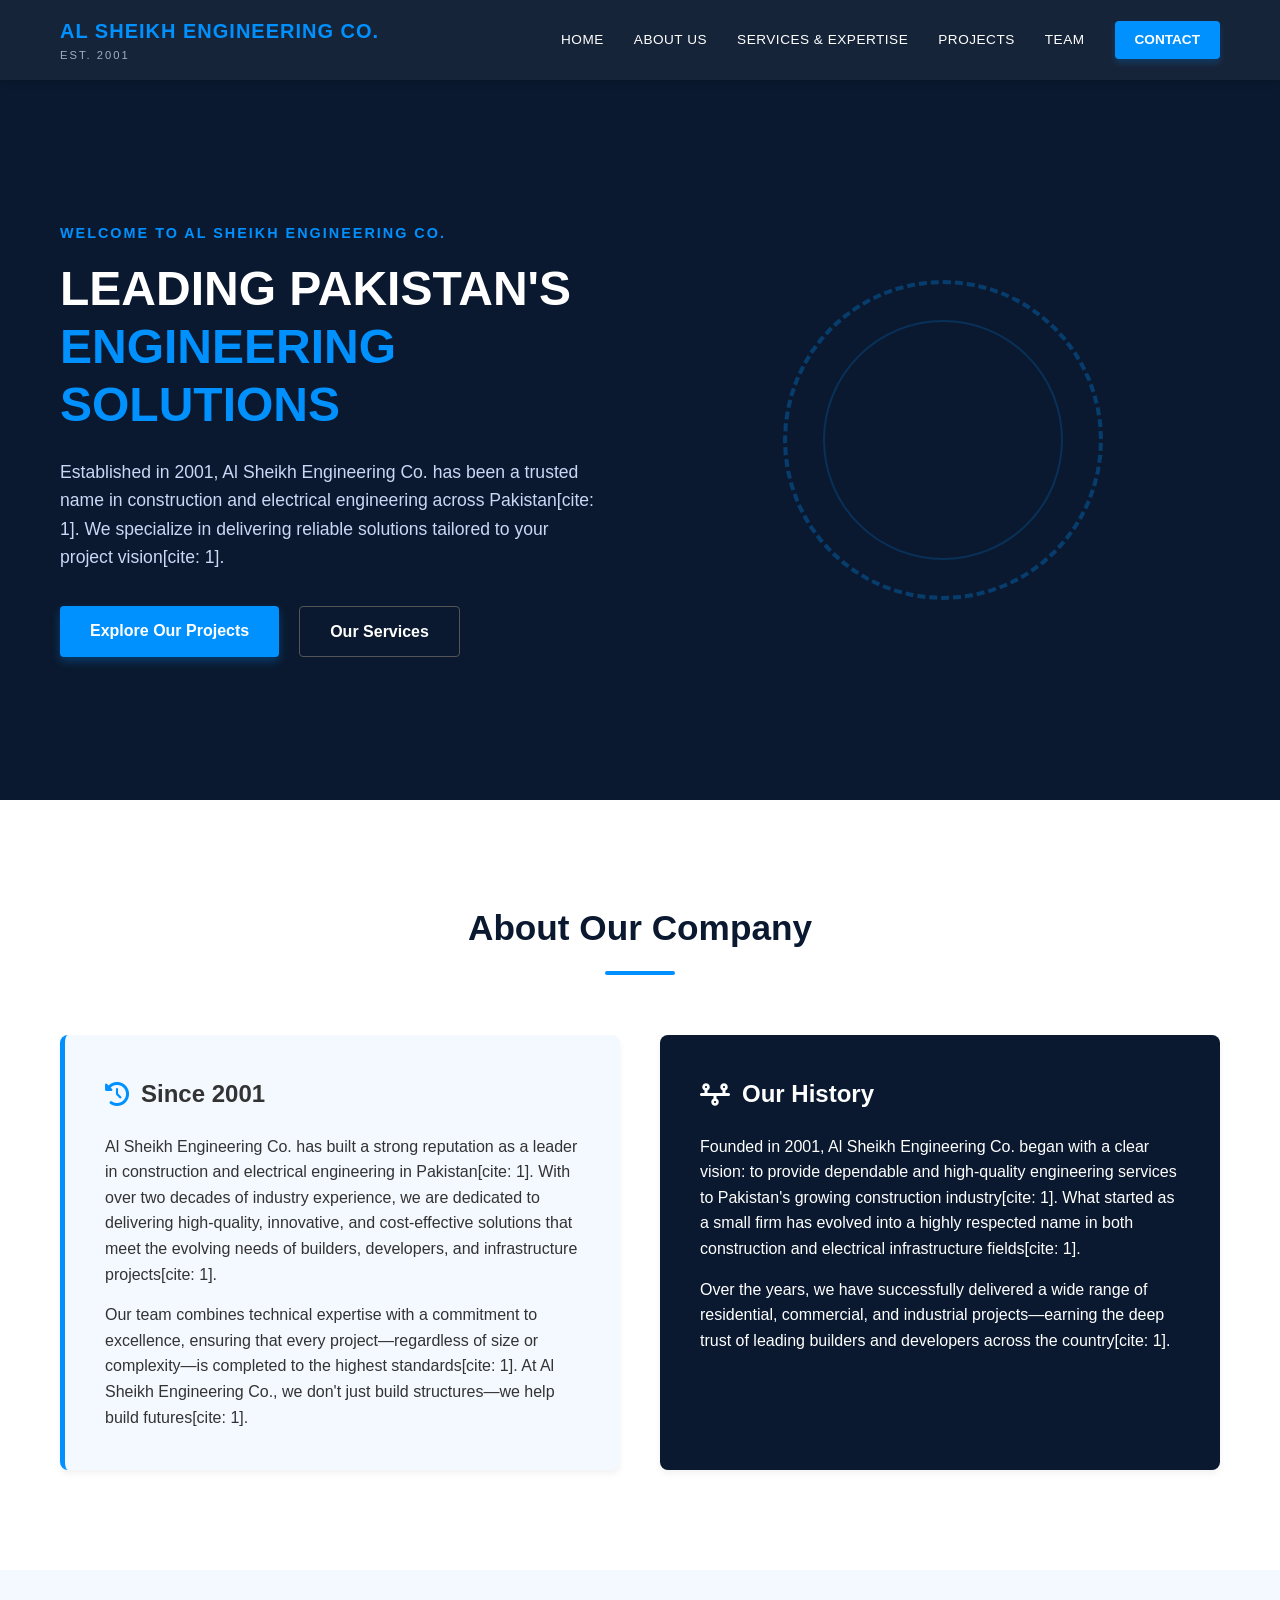
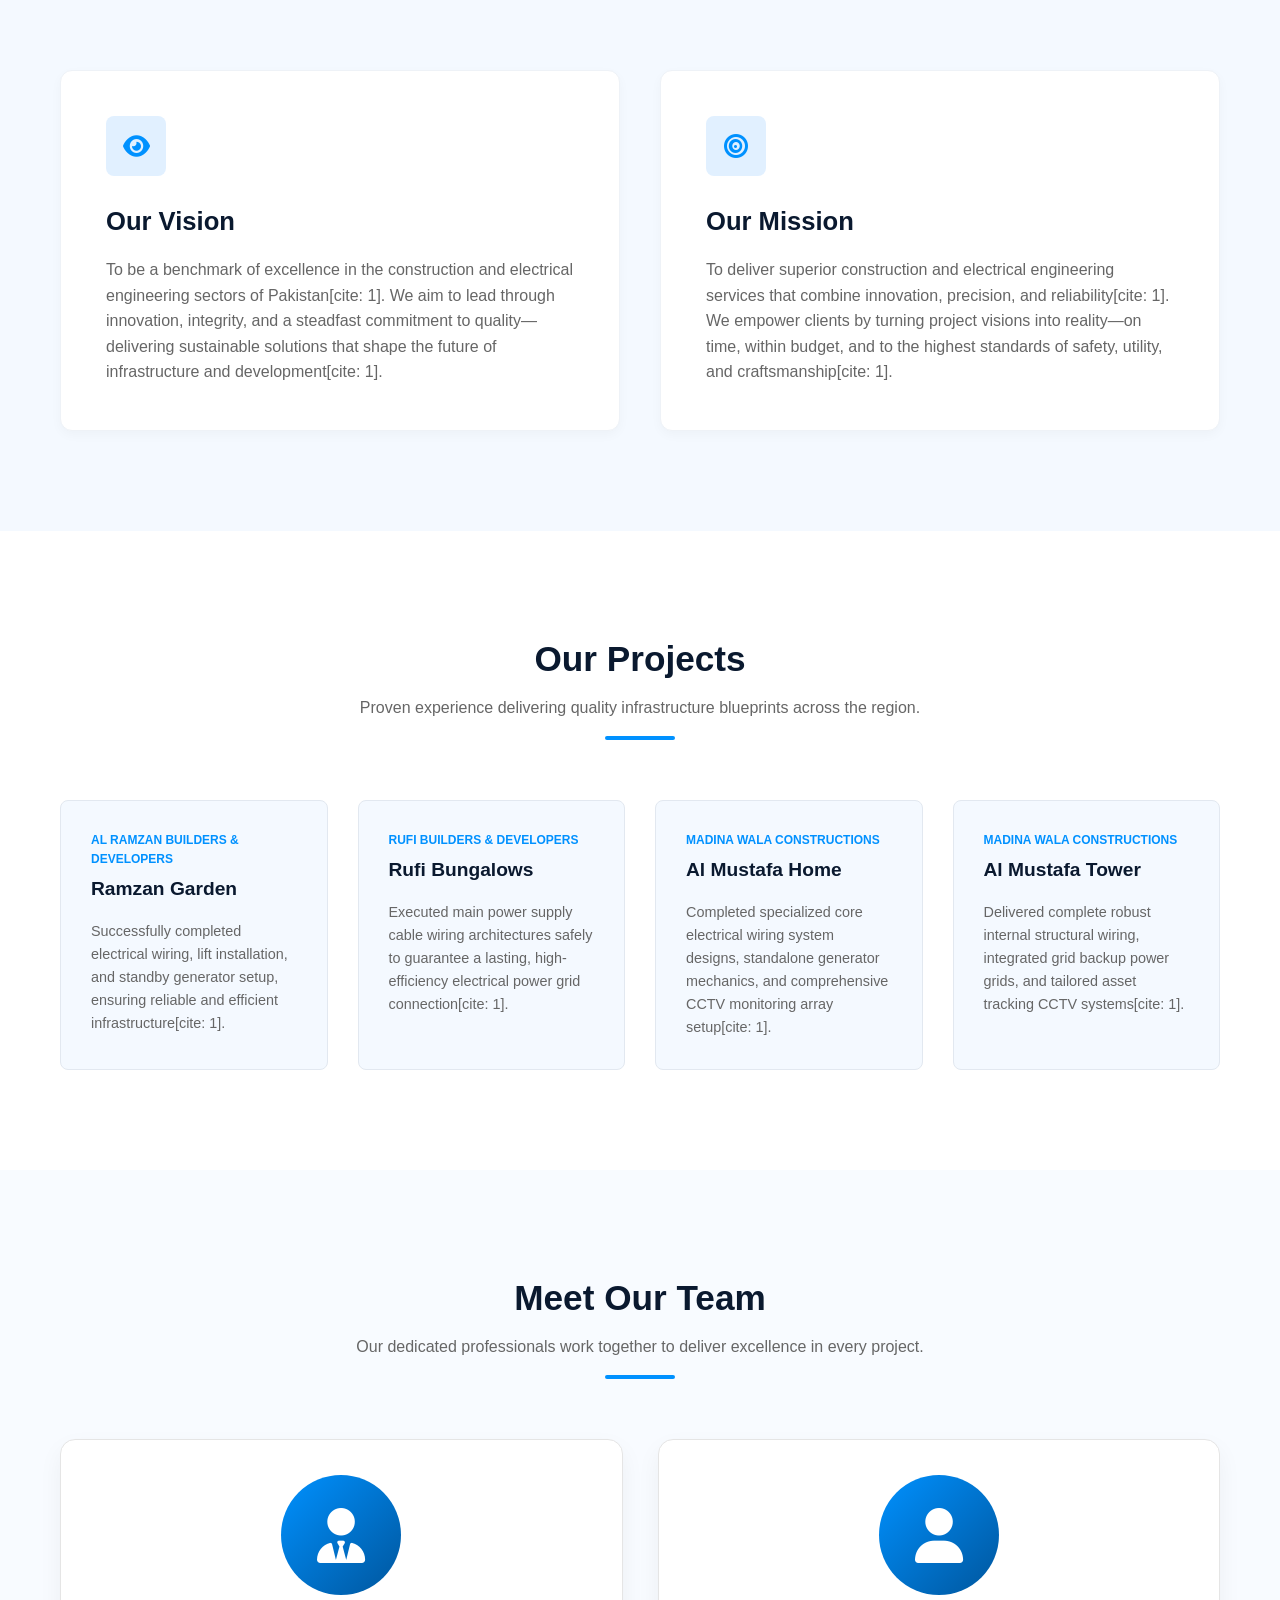
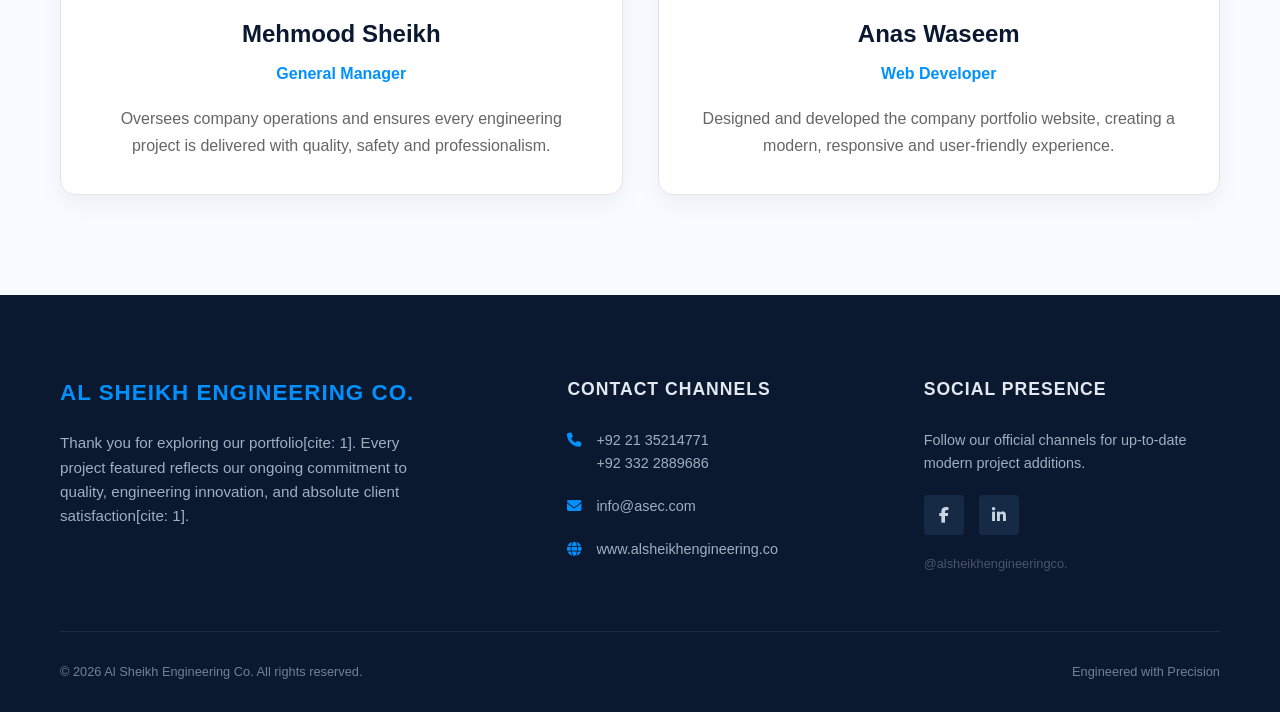
<file: index.html>
<!DOCTYPE html>
<html lang="en">
<head>
    <meta charset="UTF-8">
    <meta name="viewport" content="width=device-width, initial-scale=1.0">
    <title>Al Sheikh Engineering Co. | Leading Pakistan's Engineering Solutions</title>
    <!-- Link to external CSS stylesheet -->
    <link rel="stylesheet" href="style.css">
    <!-- FontAwesome for professional modern icons -->
    <link rel="stylesheet" href="https://cdnjs.cloudflare.com/ajax/libs/font-awesome/6.4.0/css/all.min.css">
</head>
<body>

    <!-- Navigation Bar -->
    <nav class="navbar">
        <div class="nav-container">
            <div class="nav-logo">
                <span class="logo-title">AL SHEIKH ENGINEERING CO.</span>
                <span class="logo-est">Est. 2001</span>
            </div>
            <!-- Hamburger menu icon for mobile viewports -->
            <button class="menu-toggle" id="menuToggle" aria-label="Toggle Navigation">
                <i class="fa-solid fa-bars"></i>
            </button>
            <div class="nav-links" id="navLinks">
                <a href="#home" class="nav-item">Home</a>
                <a href="#about" class="nav-item">About Us</a>
                <!-- Link pointing directly to the second page file -->
                <a href="services.html" class="nav-item">Services & Expertise</a>
                <a href="#projects" class="nav-item">Projects</a>
                <a href="#team" class="nav-item">Team</a>
                <a href="#contact" class="nav-btn">Contact</a>
            </div>
        </div>
    </nav>

    <!-- Hero Section -->
    <header id="home" class="hero-section">
        <div class="hero-container">
            <div class="hero-content">
                <span class="hero-subtitle">Welcome to Al Sheikh Engineering Co.</span>
                <h1 class="hero-title">
                    LEADING PAKISTAN'S <br><span class="highlight">ENGINEERING SOLUTIONS</span>
                </h1>
                <p class="hero-description">
                    Established in 2001, Al Sheikh Engineering Co. has been a trusted name in construction and electrical engineering across Pakistan[cite: 1]. We specialize in delivering reliable solutions tailored to your project vision[cite: 1].
                </p>
                <div class="hero-actions">
                    <a href="#projects" class="btn btn-primary">Explore Our Projects</a>
                    <a href="services.html" class="btn btn-secondary">Our Services</a>
                </div>
            </div>
            <!-- Geometric Blueprint Abstract Decoration Accent -->
            <div class="hero-graphic-wrap">
                <div class="blueprint-circle">
                    <div class="blueprint-circle-inner"></div>
                </div>
            </div>
        </div>
    </header>

    <!-- About Section -->
    <section id="about" class="about-section">
        <div class="container">
            <div class="section-header">
                <h2>About Our Company</h2>
                <div class="divider"></div>
            </div>
            
            <div class="about-grid">
                <div class="about-card card-light">
                    <h3><i class="fa-solid fa-clock-rotate-left card-icon"></i>Since 2001</h3>
                    <p>
                        Al Sheikh Engineering Co. has built a strong reputation as a leader in construction and electrical engineering in Pakistan[cite: 1]. With over two decades of industry experience, we are dedicated to delivering high-quality, innovative, and cost-effective solutions that meet the evolving needs of builders, developers, and infrastructure projects[cite: 1].
                    </p>
                    <p>
                        Our team combines technical expertise with a commitment to excellence, ensuring that every project—regardless of size or complexity—is completed to the highest standards[cite: 1]. At Al Sheikh Engineering Co., we don't just build structures—we help build futures[cite: 1].
                    </p>
                </div>

                <div class="about-card card-dark">
                    <h3><i class="fa-solid fa-timeline card-icon-alt"></i>Our History</h3>
                    <p>
                        Founded in 2001, Al Sheikh Engineering Co. began with a clear vision: to provide dependable and high-quality engineering services to Pakistan's growing construction industry[cite: 1]. What started as a small firm has evolved into a highly respected name in both construction and electrical infrastructure fields[cite: 1].
                    </p>
                    <p>
                        Over the years, we have successfully delivered a wide range of residential, commercial, and industrial projects—earning the deep trust of leading builders and developers across the country[cite: 1].
                    </p>
                </div>
            </div>
        </div>
    </section>

    <!-- Vision & Mission Section -->
    <section id="vision" class="vision-section">
        <div class="container grid-two-col">
            <div class="vision-card">
                <div class="icon-box">
                    <i class="fa-solid fa-eye"></i>
                </div>
                <h3>Our Vision</h3>
                <p>
                    To be a benchmark of excellence in the construction and electrical engineering sectors of Pakistan[cite: 1]. We aim to lead through innovation, integrity, and a steadfast commitment to quality—delivering sustainable solutions that shape the future of infrastructure and development[cite: 1].
                </p>
            </div>

            <div class="vision-card">
                <div class="icon-box">
                    <i class="fa-solid fa-bullseye"></i>
                </div>
                <h3>Our Mission</h3>
                <p>
                    To deliver superior construction and electrical engineering services that combine innovation, precision, and reliability[cite: 1]. We empower clients by turning project visions into reality—on time, within budget, and to the highest standards of safety, utility, and craftsmanship[cite: 1].
                </p>
            </div>
        </div>
    </section>

    <!-- Projects Section -->
    <section id="projects" class="projects-section">
        <div class="container">
            <div class="section-header">
                <h2>Our Projects</h2>
                <p class="section-subtitle">Proven experience delivering quality infrastructure blueprints across the region.</p>
                <div class="divider"></div>
            </div>

            <div class="projects-grid">
                <!-- Project 1 -->
                <div class="project-card">
                    <span class="client-name">Al Ramzan Builders & Developers</span>
                    <h4 class="project-name">Ramzan Garden</h4>
                    <p class="project-desc">
                        Successfully completed electrical wiring, lift installation, and standby generator setup, ensuring reliable and efficient infrastructure[cite: 1].
                    </p>
                </div>

                <!-- Project 2 -->
                <div class="project-card">
                    <span class="client-name">Rufi Builders & Developers</span>
                    <h4 class="project-name">Rufi Bungalows</h4>
                    <p class="project-desc">
                        Executed main power supply cable wiring architectures safely to guarantee a lasting, high-efficiency electrical power grid connection[cite: 1].
                    </p>
                </div>

                <!-- Project 3 -->
                <div class="project-card">
                    <span class="client-name">Madina Wala Constructions</span>
                    <h4 class="project-name">Al Mustafa Home</h4>
                    <p class="project-desc">
                        Completed specialized core electrical wiring system designs, standalone generator mechanics, and comprehensive CCTV monitoring array setup[cite: 1].
                    </p>
                </div>

                <!-- Project 4 -->
                <div class="project-card">
                    <span class="client-name">Madina Wala Constructions</span>
                    <h4 class="project-name">Al Mustafa Tower</h4>
                    <p class="project-desc">
                        Delivered complete robust internal structural wiring, integrated grid backup power grids, and tailored asset tracking CCTV systems[cite: 1].
                    </p>
                </div>
            </div>
        </div>
    </section>
    <!-- Meet Our Team -->
<section id="team" class="team-section">

    <div class="container">

        <div class="section-header">
            <h2>Meet Our Team</h2>
            <p class="section-subtitle">
                Our dedicated professionals work together to deliver excellence in every project.
            </p>
            <div class="divider"></div>
        </div>

        <div class="team-grid">

            <!-- Member 1 -->

            <div class="team-card">

                <div class="team-image">
                    <i class="fa-solid fa-user-tie"></i>
                </div>

                <h3>Mehmood Sheikh</h3>

                <span>General Manager</span>

                <p>
                    Oversees company operations and ensures every engineering
                    project is delivered with quality, safety and professionalism.
                </p>

            </div>

            <!-- Member 2 -->

            <div class="team-card">

                <div class="team-image">
                    <i class="fa-solid fa-user"></i>
                </div>

                <h3>Anas Waseem</h3>

                <span>Web Developer</span>

                <p>
                    Designed and developed the company portfolio website,
                    creating a modern, responsive and user-friendly experience.
                </p>

            </div>

        </div>

    </div>

</section>

    <!-- Contact & Footer Section -->
    <footer id="contact" class="footer">
        <div class="container">
            <div class="footer-grid">
                
                <!-- Brand Profile info -->
                <div class="footer-brand">
                    <h3>AL SHEIKH ENGINEERING CO.</h3>
                    <p>
                        Thank you for exploring our portfolio[cite: 1]. Every project featured reflects our ongoing commitment to quality, engineering innovation, and absolute client satisfaction[cite: 1].
                    </p>
                </div>

                <!-- Channels Contact links -->
                <div class="footer-contacts">
                    <h4>Contact Channels</h4>
                    <ul class="contact-list">
                        <li>
                            <i class="fa-solid fa-phone contact-icon-small"></i>
                            <span>+92 21 35214771<br>+92 332 2889686</span>
                        </li>
                        <li>
                            <i class="fa-solid fa-envelope contact-icon-small"></i>
                            <a href="mailto:info@asec.com">info@asec.com</a>
                        </li>
                        <li>
                            <i class="fa-solid fa-globe contact-icon-small"></i>
                            <a href="http://www.alsheikhengineering.co" target="_blank">www.alsheikhengineering.co</a>
                        </li>
                    </ul>
                </div>

                <!-- Social Handles presence block -->
                <div class="footer-socials">
                    <h4>Social Presence</h4>
                    <p>Follow our official channels for up-to-date modern project additions.</p>
                    <div class="social-icons">
                        <a href="#" class="social-link"><i class="fa-brands fa-facebook-f"></i></a>
                        <a href="#" class="social-link"><i class="fa-brands fa-linkedin-in"></i></a>
                    </div>
                    <span class="social-handle">@alsheikhengineeringco.</span>
                </div>

            </div>

            <!-- Footer baseline notes -->
            <div class="footer-baseline">
                <p>&copy; 2026 Al Sheikh Engineering Co. All rights reserved.</p>
                <span class="tagline">Engineered with Precision</span>
            </div>
        </div>
    </footer>

    <!-- Link to external JS implementation file -->
    <script src="script.js"></script>
</body>
</html>
</file>
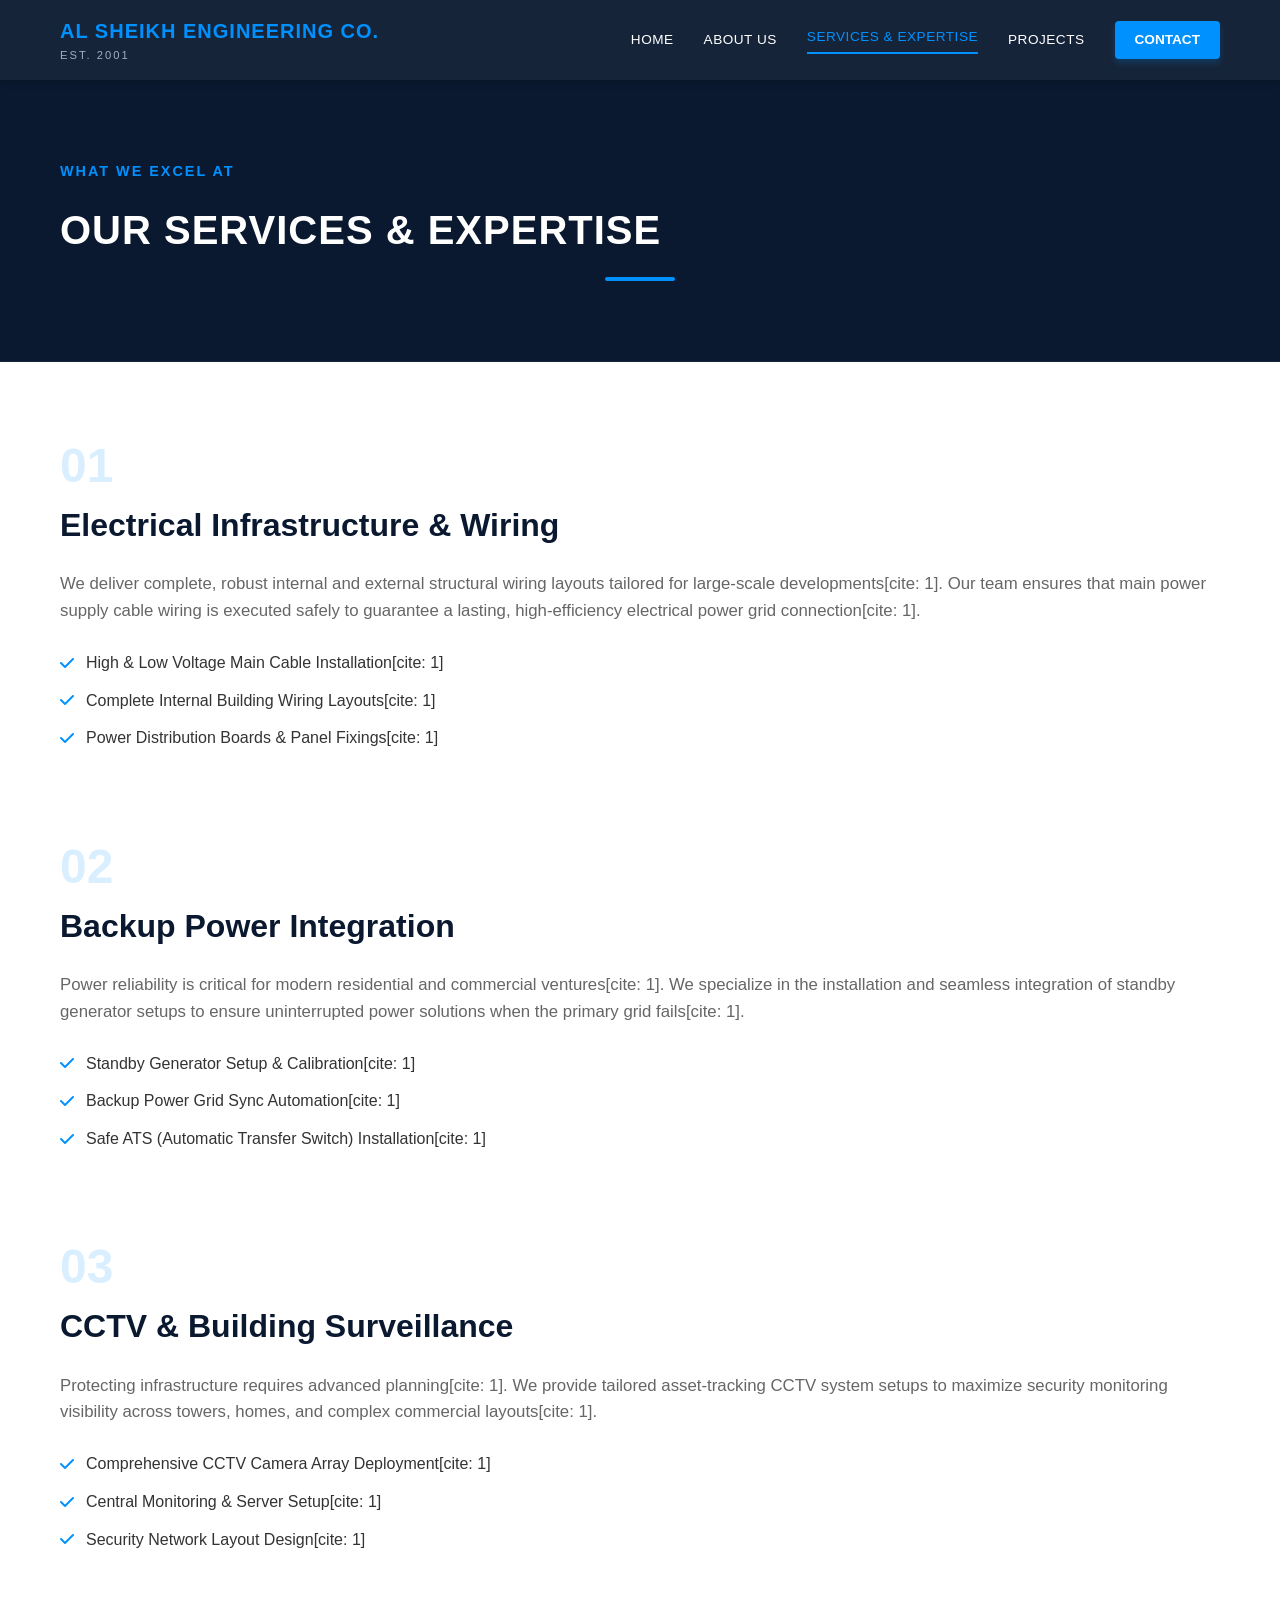
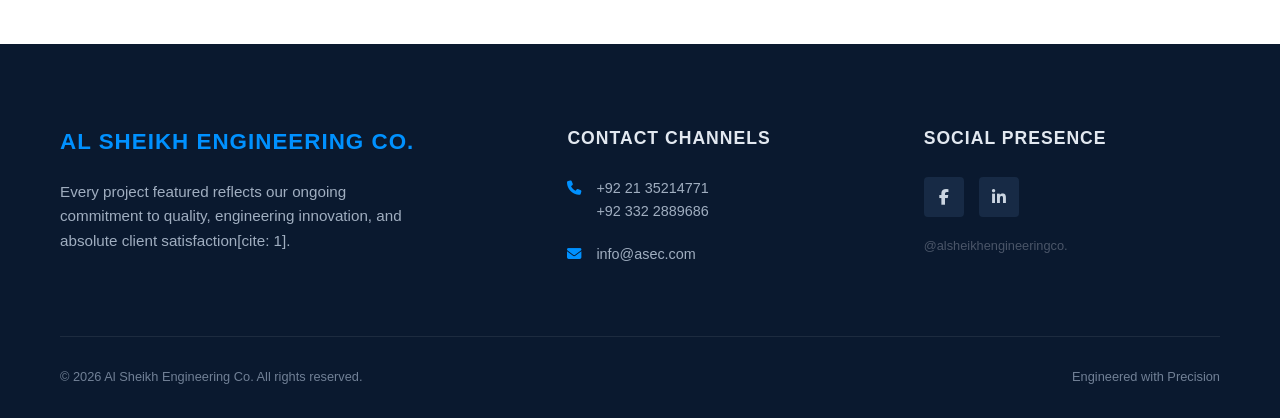
<file: services.html>
<!DOCTYPE html>
<html lang="en">
<head>
    <meta charset="UTF-8">
    <meta name="viewport" content="width=device-width, initial-scale=1.0">
    <title>Our Services | Al Sheikh Engineering Co.</title>
    <!-- Link to the same external CSS stylesheet -->
    <link rel="stylesheet" href="style.css">
    <!-- FontAwesome Icons -->
    <link rel="stylesheet" href="https://cdnjs.cloudflare.com/ajax/libs/font-awesome/6.4.0/css/all.min.css">
</head>
<body>

    <!-- Navigation Bar -->
    <nav class="navbar">
        <div class="nav-container">
            <div class="nav-logo">
                <span class="logo-title">AL SHEIKH ENGINEERING CO.</span>
                <span class="logo-est">Est. 2001</span>
            </div>
            <button class="menu-toggle" id="menuToggle" aria-label="Toggle Navigation">
                <i class="fa-solid fa-bars"></i>
            </button>
            <div class="nav-links" id="navLinks">
                <!-- Pointing back to specific sections on index.html -->
                <a href="index.html#home" class="nav-item">Home</a>
                <a href="index.html#about" class="nav-item">About Us</a>
                <a href="services.html" class="nav-item active-link">Services & Expertise</a>
                <a href="index.html#projects" class="nav-item">Projects</a>
                <a href="index.html#contact" class="nav-btn">Contact</a>
            </div>
        </div>
    </nav>

    <!-- Inner Page Hero Header -->
    <header class="inner-hero">
        <div class="container text-center">
            <span class="hero-subtitle">What We Excel At</span>
            <h1 class="inner-hero-title">OUR SERVICES & EXPERTISE</h1>
            <div class="divider"></div>
        </div>
    </header>

    <!-- Detailed Services Sections -->
    <main class="services-detail-section">
        <div class="container">
            
            <!-- Service Block 1: Electrical Infrastructure -->
            <div class="service-detail-block">
                <div class="service-detail-text">
                    <span class="service-number">01</span>
                    <h2>Electrical Infrastructure & Wiring</h2>
                    <p>
                        We deliver complete, robust internal and external structural wiring layouts tailored for large-scale developments[cite: 1]. Our team ensures that main power supply cable wiring is executed safely to guarantee a lasting, high-efficiency electrical power grid connection[cite: 1].
                    </p>
                    <ul class="service-bullets">
                        <li><i class="fa-solid fa-check text-blue"></i> High & Low Voltage Main Cable Installation[cite: 1]</li>
                        <li><i class="fa-solid fa-check text-blue"></i> Complete Internal Building Wiring Layouts[cite: 1]</li>
                        <li><i class="fa-solid fa-check text-blue"></i> Power Distribution Boards & Panel Fixings[cite: 1]</li>
                    </ul>
                </div>
            </div>

            <!-- Service Block 2: Backup Power Systems -->
            <div class="service-detail-block reverse">
                <div class="service-detail-text">
                    <span class="service-number">02</span>
                    <h2>Backup Power Integration</h2>
                    <p>
                        Power reliability is critical for modern residential and commercial ventures[cite: 1]. We specialize in the installation and seamless integration of standby generator setups to ensure uninterrupted power solutions when the primary grid fails[cite: 1].
                    </p>
                    <ul class="service-bullets">
                        <li><i class="fa-solid fa-check text-blue"></i> Standby Generator Setup & Calibration[cite: 1]</li>
                        <li><i class="fa-solid fa-check text-blue"></i> Backup Power Grid Sync Automation[cite: 1]</li>
                        <li><i class="fa-solid fa-check text-blue"></i> Safe ATS (Automatic Transfer Switch) Installation[cite: 1]</li>
                    </ul>
                </div>
            </div>

            <!-- Service Block 3: Smart Security Systems -->
            <div class="service-detail-block">
                <div class="service-detail-text">
                    <span class="service-number">03</span>
                    <h2>CCTV & Building Surveillance</h2>
                    <p>
                        Protecting infrastructure requires advanced planning[cite: 1]. We provide tailored asset-tracking CCTV system setups to maximize security monitoring visibility across towers, homes, and complex commercial layouts[cite: 1].
                    </p>
                    <ul class="service-bullets">
                        <li><i class="fa-solid fa-check text-blue"></i> Comprehensive CCTV Camera Array Deployment[cite: 1]</li>
                        <li><i class="fa-solid fa-check text-blue"></i> Central Monitoring & Server Setup[cite: 1]</li>
                        <li><i class="fa-solid fa-check text-blue"></i> Security Network Layout Design[cite: 1]</li>
                    </ul>
                </div>
            </div>

        </div>
    </main>

    <!-- Footer Section -->
    <footer class="footer">
        <div class="container">
            <div class="footer-grid">
                <div class="footer-brand">
                    <h3>AL SHEIKH ENGINEERING CO.</h3>
                    <p>Every project featured reflects our ongoing commitment to quality, engineering innovation, and absolute client satisfaction[cite: 1].</p>
                </div>
                <div class="footer-contacts">
                    <h4>Contact Channels</h4>
                    <ul class="contact-list">
                        <li><i class="fa-solid fa-phone contact-icon-small"></i><span>+92 21 35214771<br>+92 332 2889686</span></li>
                        <li><i class="fa-solid fa-envelope contact-icon-small"></i><a href="mailto:info@asec.com">info@asec.com</a></li>
                    </ul>
                </div>
                <div class="footer-socials">
                    <h4>Social Presence</h4>
                    <div class="social-icons">
                        <a href="#" class="social-link"><i class="fa-brands fa-facebook-f"></i></a>
                        <a href="#" class="social-link"><i class="fa-brands fa-linkedin-in"></i></a>
                    </div>
                    <span class="social-handle">@alsheikhengineeringco.</span>
                </div>
            </div>
            <div class="footer-baseline">
                <p>&copy; 2026 Al Sheikh Engineering Co. All rights reserved.</p>
                <span class="tagline">Engineered with Precision</span>
            </div>
        </div>
    </footer>

    <!-- Link to the same external JS file -->
    <script src="script.js"></script>
</body>
</html>
</file>
<file: style.css>
/* --- Base Styling Variables & Reset Settings --- */
:root {
    --brand-blue: #0091ff;
    --brand-dark-blue: #00569d;
    --brand-navy: #0a192f;
    --brand-slate: #172a45;
    --brand-light: #f4f9ff;
    --text-dark: #333333;
    --text-muted: #666666;
    --white: #ffffff;
    --transition-smooth: all 0.3s ease;
}

* {
    margin: 0;
    padding: 0;
    box-sizing: border-box;
}

html {
    scroll-behavior: smooth;
    font-family: 'Segoe UI', Tahoma, Geneva, Verdana, sans-serif;
    color: var(--text-dark);
    background-color: var(--brand-light);
}

body {
    line-height: 1.6;
}

.container {
    max-width: 1200px;
    margin: 0 auto;
    padding: 0 20px;
}

/* --- Section Formatting Headers --- */
.section-header {
    text-align: center;
    margin-bottom: 60px;
}

.section-header h2 {
    font-size: 2.2rem;
    color: var(--brand-navy);
}

.section-header .section-subtitle {
    color: var(--text-muted);
    margin-top: 8px;
}

.divider {
    height: 4px;
    width: 70px;
    background-color: var(--brand-blue);
    margin: 15px auto 0;
    border-radius: 2px;
}

/* --- Navigation System Layout --- */
.navbar {
    position: sticky;
    top: 0;
    z-index: 1000;
    background-color: rgba(10, 25, 47, 0.95);
    backdrop-filter: blur(8px);
    box-shadow: 0 4px 6px rgba(0, 0, 0, 0.1);
    color: var(--white);
    padding: 15px 0;
}

.nav-container {
    display: flex;
    justify-content: space-between;
    align-items: center;
    max-width: 1200px;
    margin: 0 auto;
    padding: 0 20px;
}

.nav-logo {
    display: flex;
    flex-direction: column;
}

.logo-title {
    font-size: 1.25rem;
    font-weight: 700;
    letter-spacing: 1px;
    color: var(--brand-blue);
}

.logo-est {
    font-size: 0.7rem;
    text-transform: uppercase;
    color: #a0aec0;
    letter-spacing: 2px;
}

.menu-toggle {
    display: none;
    background: none;
    border: none;
    color: var(--white);
    font-size: 1.5rem;
    cursor: pointer;
}

.nav-links {
    display: flex;
    align-items: center;
    gap: 30px;
}

.nav-item {
    color: var(--white);
    text-decoration: none;
    text-transform: uppercase;
    font-size: 0.85rem;
    font-weight: 500;
    letter-spacing: 0.5px;
    transition: var(--transition-smooth);
}

.nav-item:hover {
    color: var(--brand-blue);
}

.nav-btn {
    background-color: var(--brand-blue);
    color: var(--white);
    padding: 8px 20px;
    border-radius: 4px;
    text-decoration: none;
    text-transform: uppercase;
    font-size: 0.85rem;
    font-weight: 600;
    box-shadow: 0 4px 6px rgba(0, 145, 255, 0.2);
    transition: var(--transition-smooth);
}

.nav-btn:hover {
    background-color: var(--brand-dark-blue);
    transform: translateY(-1px);
}

/* --- Hero Banner Layout --- */
.hero-section {
    background-color: var(--brand-navy);
    color: var(--white);
    padding: 100px 0;
    min-height: 80vh;
    display: flex;
    align-items: center;
    position: relative;
    overflow: hidden;
}

.hero-container {
    display: grid;
    grid-template-columns: 1fr 1fr;
    gap: 50px;
    align-items: center;
    max-width: 1200px;
    margin: 0 auto;
    padding: 0 20px;
    position: relative;
    z-index: 2;
}

.hero-subtitle {
    color: var(--brand-blue);
    font-weight: 700;
    text-transform: uppercase;
    letter-spacing: 2px;
    font-size: 0.9rem;
    display: block;
    margin-bottom: 15px;
}

.hero-title {
    font-size: 3rem;
    font-weight: 900;
    line-height: 1.2;
    margin-bottom: 25px;
}

.hero-title .highlight {
    color: var(--brand-blue);
}

.hero-description {
    color: #ccd6f6;
    font-size: 1.1rem;
    margin-bottom: 35px;
    max-width: 540px;
}

.hero-actions {
    display: flex;
    gap: 20px;
}

.btn {
    padding: 12px 30px;
    border-radius: 4px;
    text-decoration: none;
    font-weight: 600;
    transition: var(--transition-smooth);
}

.btn-primary {
    background-color: var(--brand-blue);
    color: var(--white);
    box-shadow: 0 4px 10px rgba(0, 145, 255, 0.3);
}

.btn-primary:hover {
    background-color: var(--brand-dark-blue);
    transform: translateY(-2px);
}

.btn-secondary {
    border: 1px solid #555555;
    color: var(--white);
}

.btn-secondary:hover {
    border-color: var(--brand-blue);
    color: var(--brand-blue);
}

.hero-graphic-wrap {
    display: flex;
    justify-content: center;
    align-items: center;
}

.blueprint-circle {
    width: 320px;
    height: 320px;
    border: 4px dashed rgba(0, 145, 255, 0.3);
    border-radius: 50%;
    display: flex;
    justify-content: center;
    align-items: center;
    animation: rotationAnimation 60s linear infinite;
}

.blueprint-circle-inner {
    width: 240px;
    height: 240px;
    border: 2px double rgba(0, 145, 255, 0.2);
    border-radius: 50%;
}

@keyframes rotationAnimation {
    from { transform: rotate(0deg); }
    to { transform: rotate(360deg); }
}

/* --- About Profiles Section --- */
.about-section {
    background-color: var(--white);
    padding: 100px 0;
}

.about-grid {
    display: grid;
    grid-template-columns: 1fr 1fr;
    gap: 40px;
}

.about-card {
    padding: 40px;
    border-radius: 8px;
    box-shadow: 0 4px 6px rgba(0, 0, 0, 0.05);
}

.card-light {
    background-color: var(--brand-light);
    border-left: 5px solid var(--brand-blue);
}

.card-dark {
    background-color: var(--brand-navy);
    color: var(--white);
}

.about-card h3 {
    font-size: 1.5rem;
    margin-bottom: 20px;
    display: flex;
    align-items: center;
}

.card-icon {
    color: var(--brand-blue);
    margin-right: 12px;
}

.card-icon-alt {
    color: var(--white);
    margin-right: 12px;
}

.about-card p {
    margin-bottom: 15px;
    font-size: 1rem;
}

.about-card p:last-child {
    margin-bottom: 0;
}

/* --- Vision / Mission Profiles Layout --- */
.vision-section {
    background-color: var(--brand-light);
    padding: 100px 0;
}

.grid-two-col {
    display: grid;
    grid-template-columns: 1fr 1fr;
    gap: 40px;
}

.vision-card {
    background-color: var(--white);
    padding: 45px;
    border-radius: 12px;
    box-shadow: 0 4px 12px rgba(0, 0, 0, 0.03);
    border: 1px solid #eef2f7;
}

.icon-box {
    width: 60px;
    height: 60px;
    background-color: #e1f0ff;
    color: var(--brand-blue);
    border-radius: 8px;
    display: flex;
    justify-content: center;
    align-items: center;
    font-size: 1.5rem;
    margin-bottom: 25px;
}

.vision-card h3 {
    font-size: 1.6rem;
    color: var(--brand-navy);
    margin-bottom: 15px;
}

.vision-card p {
    color: var(--text-muted);
}

/* --- Projects Catalog Block Layout --- */
.projects-section {
    background-color: var(--white);
    padding: 100px 0;
}

.projects-grid {
    display: grid;
    grid-template-columns: repeat(auto-fit, minmax(260px, 1fr));
    gap: 30px;
}

.project-card {
    background-color: var(--brand-light);
    padding: 30px;
    border-radius: 8px;
    border: 1px solid #e2e8f0;
    transition: var(--transition-smooth);
}

.project-card:hover {
    transform: translateY(-5px);
    box-shadow: 0 8px 15px rgba(0, 0, 0, 0.05);
}

.client-name {
    font-size: 0.75rem;
    font-weight: 700;
    color: var(--brand-blue);
    text-transform: uppercase;
    display: block;
    margin-bottom: 5px;
}

.project-name {
    font-size: 1.2rem;
    color: var(--brand-navy);
    margin-bottom: 15px;
}

.project-desc {
    font-size: 0.9rem;
    color: var(--text-muted);
}

/* --- Footer Infrastructure & Contact Block --- */
.footer {
    background-color: var(--brand-navy);
    color: var(--white);
    padding: 80px 0 30px;
}

.footer-grid {
    display: grid;
    grid-template-columns: 1.51fr 1fr 1fr;
    gap: 60px;
    padding-bottom: 50px;
    border-bottom: 1px solid rgba(255,255,255,0.08);
}

.footer-brand h3 {
    color: var(--brand-blue);
    font-size: 1.4rem;
    letter-spacing: 1px;
    margin-bottom: 20px;
}

.footer-brand p {
    color: #a0aec0;
    font-size: 0.95rem;
    max-width: 360px;
}

.footer-contacts h4,
.footer-socials h4 {
    color: #e2e8f0;
    font-size: 1.1rem;
    text-transform: uppercase;
    letter-spacing: 1px;
    margin-bottom: 25px;
}

.contact-list {
    list-style: none;
}

.contact-list li {
    display: flex;
    gap: 15px;
    margin-bottom: 20px;
    font-size: 0.9rem;
    color: #a0aec0;
}

.contact-icon-small {
    color: var(--brand-blue);
    margin-top: 4px;
}

.contact-list a {
    color: #a0aec0;
    text-decoration: none;
    transition: var(--transition-smooth);
}

.contact-list a:hover {
    color: var(--white);
}

.footer-socials p {
    font-size: 0.9rem;
    color: #a0aec0;
    margin-bottom: 20px;
}

.social-icons {
    display: flex;
    gap: 15px;
    margin-bottom: 15px;
}

.social-link {
    width: 40px;
    height: 40px;
    background-color: var(--brand-slate);
    color: #cbd5e1;
    display: flex;
    justify-content: center;
    align-items: center;
    border-radius: 4px;
    text-decoration: none;
    transition: var(--transition-smooth);
}

.social-link:hover {
    background-color: var(--brand-blue);
    color: var(--white);
}

.social-handle {
    font-size: 0.8rem;
    color: #4a5568;
}

.footer-baseline {
    display: flex;
    justify-content: space-between;
    align-items: center;
    padding-top: 30px;
    font-size: 0.8rem;
    color: #718096;
}

/* --- Inner Page Specific Formats --- */
.inner-hero {
    background-color: var(--brand-navy);
    color: var(--white);
    padding: 80px 0;
    border-bottom: 1px solid rgba(255, 255, 255, 0.05);
}

.inner-hero-title {
    font-size: 2.5rem;
    font-weight: 800;
    letter-spacing: 1px;
    margin-top: 10px;
}

.active-link {
    color: var(--brand-blue) !important;
    border-bottom: 2px solid var(--brand-blue);
    padding-bottom: 4px;
}

.services-detail-section {
    padding: 80px 0;
    background-color: var(--white);
}

.service-detail-block {
    display: flex;
    align-items: center;
    gap: 50px;
    margin-bottom: 80px;
}

.service-detail-block:last-child {
    margin-bottom: 0;
}

.service-detail-block.reverse {
    flex-direction: row-reverse;
}

.service-detail-text {
    flex: 1;
}

.service-number {
    font-size: 3rem;
    font-weight: 900;
    color: rgba(0, 145, 255, 0.15);
    display: block;
    line-height: 1;
    margin-bottom: 10px;
}

.service-detail-text h2 {
    font-size: 2rem;
    color: var(--brand-navy);
    margin-bottom: 20px;
}

.service-detail-text p {
    color: var(--text-muted);
    font-size: 1.05rem;
    margin-bottom: 25px;
}

.service-bullets {
    list-style: none;
}

.service-bullets li {
    margin-bottom: 12px;
    font-weight: 500;
    display: flex;
    align-items: center;
    gap: 12px;
}

.text-blue {
    color: var(--brand-blue);
}

/* --- Responsive Media Adjustments Engine --- */
@media (max-width: 992px) {
    .footer-grid {
        grid-template-columns: 1fr;
        gap: 40px;
    }
}

@media (max-width: 768px) {
    .menu-toggle {
        display: block;
    }

    .nav-links {
        display: none;
        flex-direction: column;
        width: 100%;
        position: absolute;
        top: 100%;
        left: 0;
        background-color: var(--brand-navy);
        padding: 20px;
        box-shadow: 0 4px 6px rgba(0,0,0,0.1);
        gap: 20px;
    }

    .nav-links.active {
        display: flex;
    }

    .hero-container, 
    .about-grid, 
    .grid-two-col,
    .service-detail-block,
    .service-detail-block.reverse {
        grid-template-columns: 1fr;
        flex-direction: column;
        gap: 30px;
    }

    .hero-graphic-wrap {
        display: none;
    }

    .hero-title {
        font-size: 2.2rem;
    }
    
    .footer-baseline {
        flex-direction: column;
        gap: 15px;
        text-align: center;
    }
}
/* ===========================
   TEAM SECTION
=========================== */

.team-section{

    padding:100px 0;
    background:#f8fbff;

}

.team-grid{

    display:grid;
    grid-template-columns:repeat(auto-fit,minmax(300px,1fr));
    gap:35px;
    margin-top:50px;

}

.team-card{

    background:#fff;
    padding:35px;
    border-radius:15px;
    text-align:center;
    transition:.35s;
    border:1px solid #e5e5e5;
    box-shadow:0 10px 25px rgba(0,0,0,.05);

}

.team-card:hover{

    transform:translateY(-10px);

    box-shadow:0 15px 35px rgba(0,0,0,.12);

}

.team-image{

    width:120px;
    height:120px;

    background:linear-gradient(135deg,#0091ff,#00569d);

    border-radius:50%;

    margin:0 auto 20px;

    display:flex;

    justify-content:center;

    align-items:center;

}

.team-image i{

    font-size:55px;

    color:white;

}

.team-card h3{

    color:#0a192f;

    margin-bottom:8px;

    font-size:24px;

}

.team-card span{

    color:#0091ff;

    font-weight:600;

    display:block;

    margin-bottom:18px;

}

.team-card p{

    color:#666;

    line-height:1.7;

}

@media(max-width:768px){

.team-grid{

grid-template-columns:1fr;

}

}
</file>
